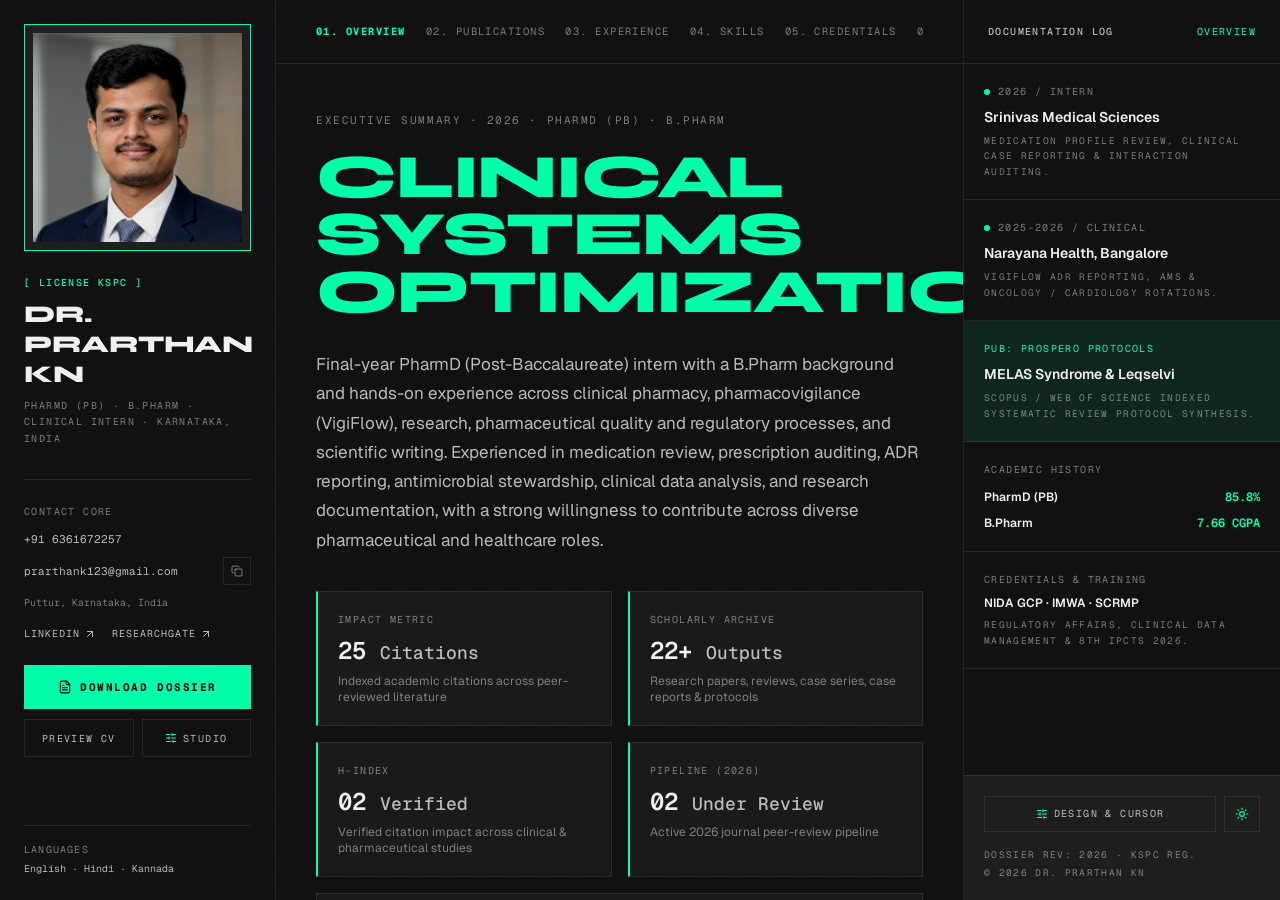
<file: docs/index.html>
<!doctype html>
<html lang="en" class="scroll-smooth dark">
  <head>
    <meta charset="UTF-8" />
    <meta name="viewport" content="width=device-width, initial-scale=1.0" />
    <title>Dossier: Dr. Prarthan KN | PharmD (PB) — Clinical Pharmacy &amp; Research</title>
    <meta
      name="description"
      content="Academic and clinical portfolio dossier of Dr. Prarthan KN (PharmD PB, B.Pharm) — Clinical Pharmacy Intern specializing in pharmacovigilance (VigiFlow), regulatory affairs, antimicrobial stewardship, and evidence-based clinical research."
    />
    <meta
      name="keywords"
      content="Dr. Prarthan KN, PharmD, Clinical Pharmacy, Pharmacovigilance, VigiFlow, Regulatory Affairs, Systematic Review, PROSPERO, Antimicrobial Stewardship, Clinical Research, Karnataka"
    />
    <meta name="author" content="Dr. Prarthan KN" />
    <meta property="og:title" content="Dossier: Dr. Prarthan KN | PharmD (PB) — Clinical Pharmacy &amp; Research" />
    <meta
      property="og:description"
      content="Clinical Pharmacy Intern · Pharmacovigilance &amp; Regulatory Affairs · Clinical Researcher. 22+ scholarly outputs, 25 citations, H-Index 2."
    />
    <meta property="og:type" content="website" />
    <meta name="twitter:card" content="summary_large_image" />
    <meta name="twitter:title" content="Dossier: Dr. Prarthan KN | PharmD (PB)" />
    <meta
      name="twitter:description"
      content="Clinical Pharmacy, Pharmacovigilance, Regulatory Affairs &amp; Clinical Research Dossier."
    />
    <link rel="preconnect" href="https://fonts.googleapis.com" />
    <link rel="preconnect" href="https://fonts.gstatic.com" crossorigin />
    <link
      href="https://fonts.googleapis.com/css2?family=DM+Sans:ital,opsz,wght@0,9..40,400;0,9..40,500;0,9..40,600;1,9..40,400&family=Geist+Mono:wght@400;500;700&family=Geist:wght@300;400;500;600&family=JetBrains+Mono:wght@400;500;600&family=Newsreader:ital,opsz,wght@0,6..72,500;0,6..72,600;1,6..72,400&family=Outfit:wght@500;600;700&family=Plus+Jakarta+Sans:wght@500;600;700&family=Syne:wght@700;800&display=swap"
      rel="stylesheet"
    />
    <script>
      (function () {
        try {
          const savedTheme = localStorage.getItem('prarthan-theme-v2');
          if (savedTheme === 'light') {
            document.documentElement.classList.remove('dark');
          } else {
            document.documentElement.classList.add('dark');
          }
          const raw = localStorage.getItem('prarthan-design-config-v2');
          if (raw) {
            const cfg = JSON.parse(raw);
            if (cfg.palette) document.documentElement.setAttribute('data-palette', cfg.palette);
            if (cfg.typography) document.documentElement.setAttribute('data-typography', cfg.typography);
            if (cfg.surface) document.documentElement.setAttribute('data-surface', cfg.surface);
            if (cfg.cursor) document.documentElement.setAttribute('data-cursor', cfg.cursor);
          } else {
            document.documentElement.setAttribute('data-palette', 'neon-green');
            document.documentElement.setAttribute('data-typography', 'syne-dossier');
            document.documentElement.setAttribute('data-surface', 'sharp');
            document.documentElement.setAttribute('data-cursor', 'default');
          }
        } catch (e) {}
      })();
    </script>
    <script type="module" crossorigin src="./assets/index-BVHYmc1m.js"></script>
    <link rel="stylesheet" crossorigin href="./assets/index-BLsgwOVZ.css">
  </head>
  <body class="antialiased">
    <div id="root"></div>
    <script>
      (function () {
        if (
          document.querySelector('script[src="/src/main.tsx"]') &&
          /\.github\.io$/i.test(window.location.hostname)
        ) {
          window.location.replace('./docs/');
        }
      })();
    </script>
  </body>
</html>
</file>
